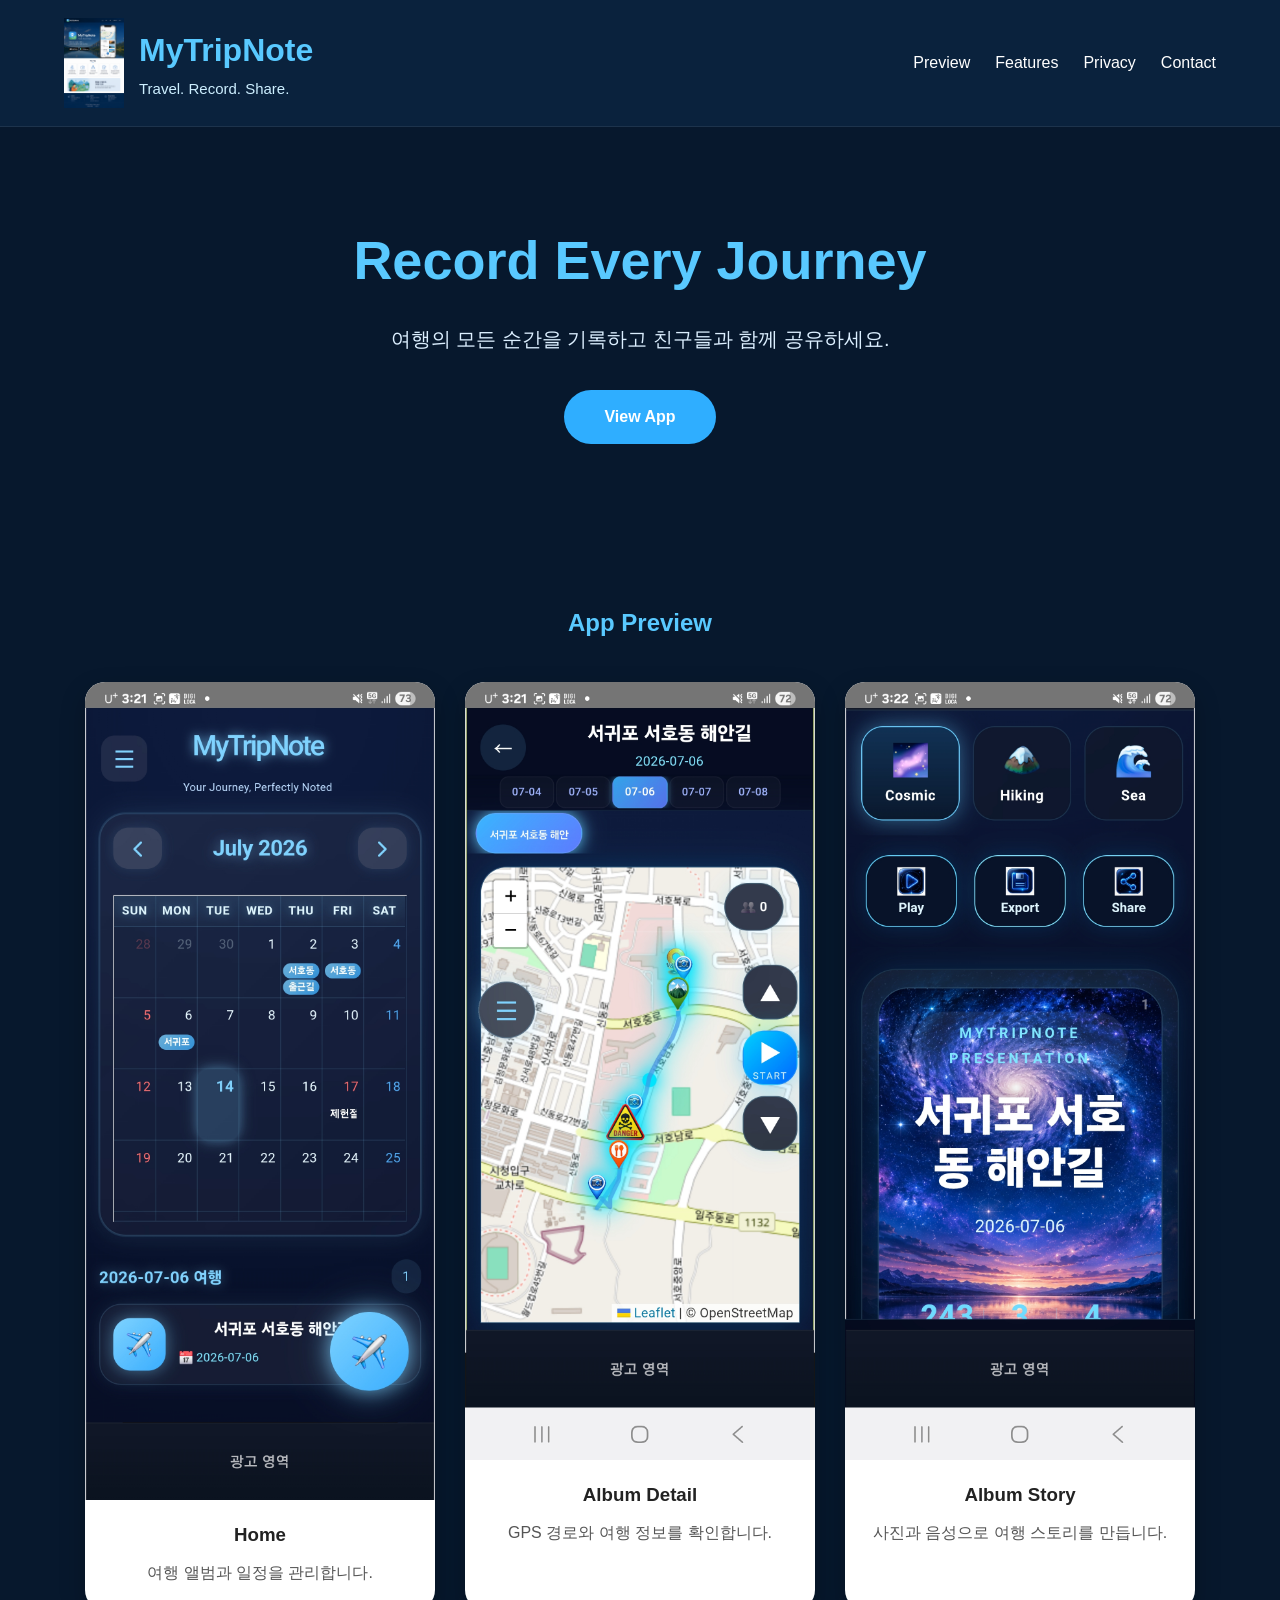
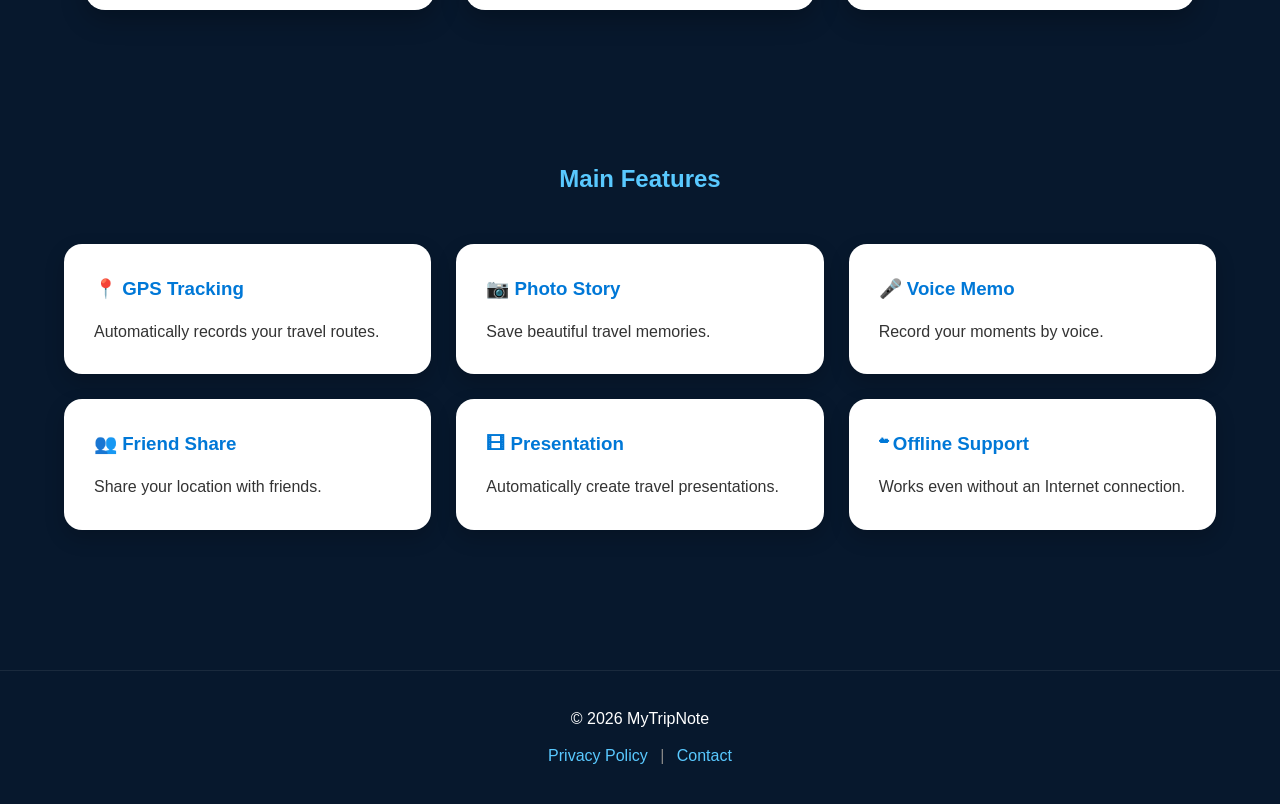
<file: index.html>
﻿<!DOCTYPE html>
<html lang="ko">

<head>

    <meta charset="UTF-8">

    <meta
        name="viewport"
        content="width=device-width, initial-scale=1.0"
    >

    <title>MyTripNote</title>

    <link
        rel="stylesheet"
        href="style.css"
    >

</head>

<body>

<header>

    <div class="container">

        <div class="logo-area">

            <img
                src="images/logo.png"
                alt="MyTripNote Logo"
                class="logo"
            >

            <div>

                <h1>MyTripNote</h1>

                <p class="subtitle">

                    Travel. Record. Share.

                </p>

            </div>

        </div>

        <nav>

            <a href="#preview">Preview</a>

            <a href="#features">Features</a>

            <a href="privacy.html">Privacy</a>

            <a href="contact.html">Contact</a>

        </nav>

    </div>

</header>

<section class="hero">

    <div class="container">

        <h2>

            Record Every Journey

        </h2>

        <p>

            여행의 모든 순간을 기록하고
            친구들과 함께 공유하세요.

        </p>

        <a
            href="#preview"
            class="button"
        >

            View App

        </a>

    </div>

</section>

<section
    id="preview"
    class="preview"
>

    <div class="container">

        <h2>

            App Preview

        </h2>

        <div class="cards">

            <div class="card">

                <img
                    src="images/HomeView.png"
                    alt="HomeView"
                >

                <h3>

                    Home

                </h3>

                <p>

                    여행 앨범과 일정을 관리합니다.

                </p>

            </div>

            <div class="card">

                <img
                    src="images/AlbumDetailView01.png"
                    alt="AlbumDetailView"
                >
   
                <h3>

                    Album Detail

                </h3>

                <p>

                    GPS 경로와 여행 정보를 확인합니다.

                </p>

            </div>

            <div class="card">

                <img
                    src="images/AlbumStoryView.png"
                    alt="AlbumStoryView"
                >

                <h3>

                    Album Story

                </h3>

                <p>

                    사진과 음성으로 여행 스토리를 만듭니다.

                </p>

            </div>

        </div>

    </div>

</section>

<section
    id="features"
    class="features"
>

    <div class="container">

        <h2>

            Main Features

        </h2>

        <div class="feature-grid">

            <div class="feature">

                <h3>

                    📍 GPS Tracking

                </h3>

                <p>

                    Automatically records your travel routes.

                </p>

            </div>

            <div class="feature">

                <h3>

                    📷 Photo Story

                </h3>

                <p>

                    Save beautiful travel memories.

                </p>

            </div>

            <div class="feature">

                <h3>

                    🎤 Voice Memo

                </h3>

                <p>

                    Record your moments by voice.

                </p>

            </div>

            <div class="feature">

                <h3>

                    👥 Friend Share

                </h3>

                <p>

                    Share your location with friends.

                </p>

            </div>

            <div class="feature">

                <h3>

                    🎞 Presentation

                </h3>

                <p>

                    Automatically create travel presentations.

                </p>

            </div>

            <div class="feature">

                <h3>

                    ☁ Offline Support

                </h3>

                <p>

                    Works even without an Internet connection.

                </p>

            </div>

        </div>

    </div>

</section>

<footer>

    <div class="container">

        <p>

            © 2026 MyTripNote

        </p>

        <div class="footer-links">

            <a href="privacy.html">

                Privacy Policy

            </a>

            <span>|</span>

            <a href="contact.html">

                Contact

            </a>

        </div>

    </div>

</footer>

</body>

</html>
</file>
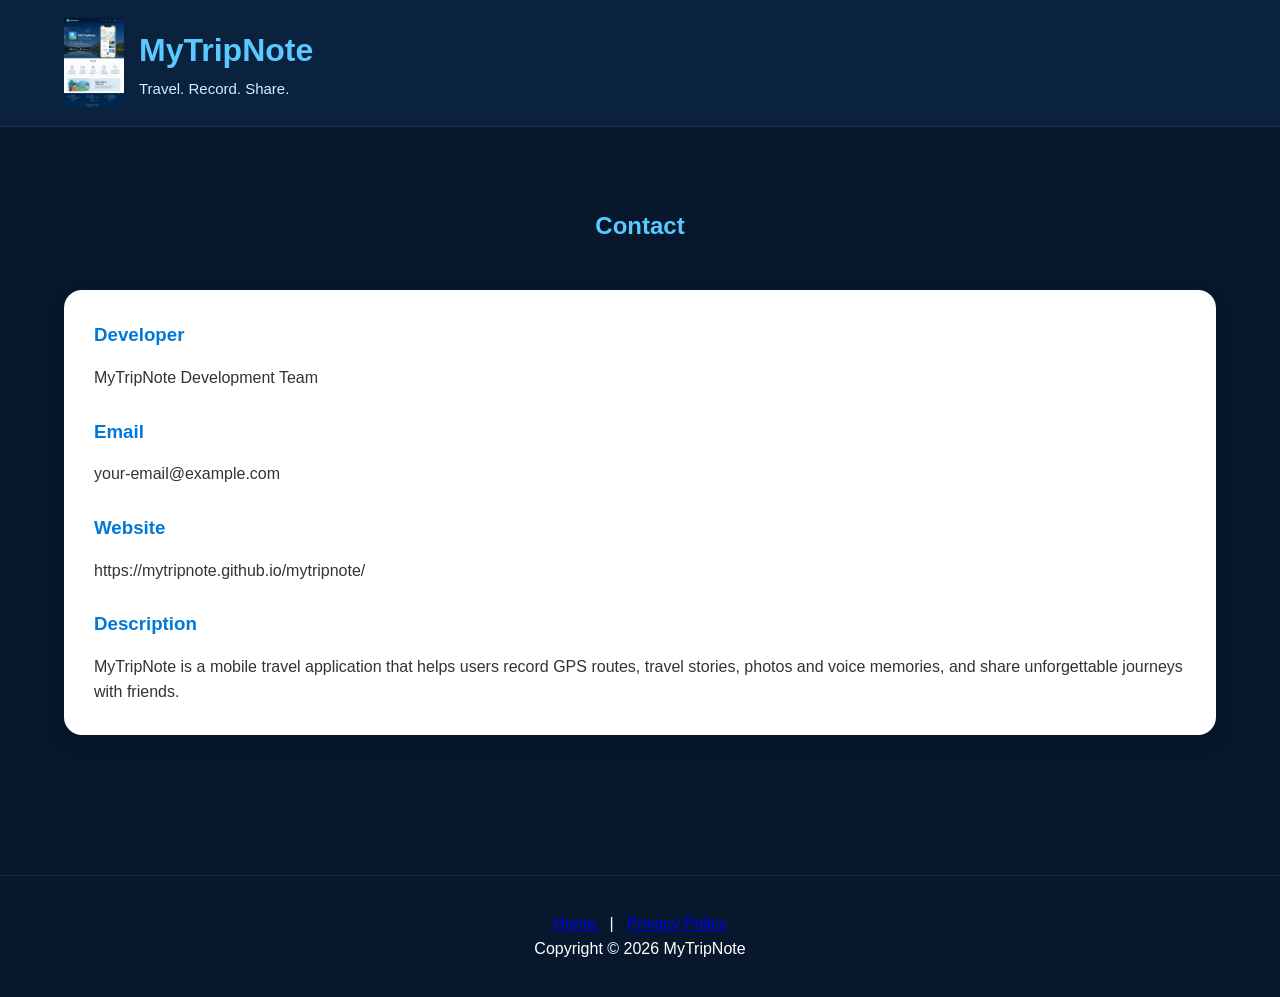
<file: contact.html>
﻿<!DOCTYPE html>
<html lang="ko">

<head>

<meta charset="UTF-8">

<meta
    name="viewport"
    content="width=device-width, initial-scale=1.0"
>

<title>Contact - MyTripNote</title>

<link
    rel="stylesheet"
    href="style.css"
>

</head>

<body>

<header>

    <div class="container">

        <div class="logo-area">

            <img
                src="images/logo.png"
                class="logo"
                alt="Logo"
            >

            <div>

                <h1>MyTripNote</h1>

                <p class="subtitle">

                    Travel. Record. Share.

                </p>

            </div>

        </div>

    </div>

</header>

<section class="features">

    <div class="container">

        <h2>

            Contact

        </h2>

        <div class="feature">

            <h3>

                Developer

            </h3>

            <p>

                MyTripNote Development Team

            </p>

            <br>

            <h3>

                Email

            </h3>

            <p>

                your-email@example.com

            </p>

            <br>

            <h3>

                Website

            </h3>

            <p>

                https://mytripnote.github.io/mytripnote/

            </p>

            <br>

            <h3>

                Description

            </h3>

            <p>

                MyTripNote is a mobile travel application
                that helps users record GPS routes,
                travel stories, photos and voice memories,
                and share unforgettable journeys with friends.

            </p>

        </div>

    </div>

</section>

<footer>

    <div class="container">

        <a href="index.html">

            Home

        </a>

        &nbsp; | &nbsp;

        <a href="privacy.html">

            Privacy Policy

        </a>

        <p>

            Copyright © 2026 MyTripNote

        </p>

    </div>

</footer>

</body>

</html>
</file>
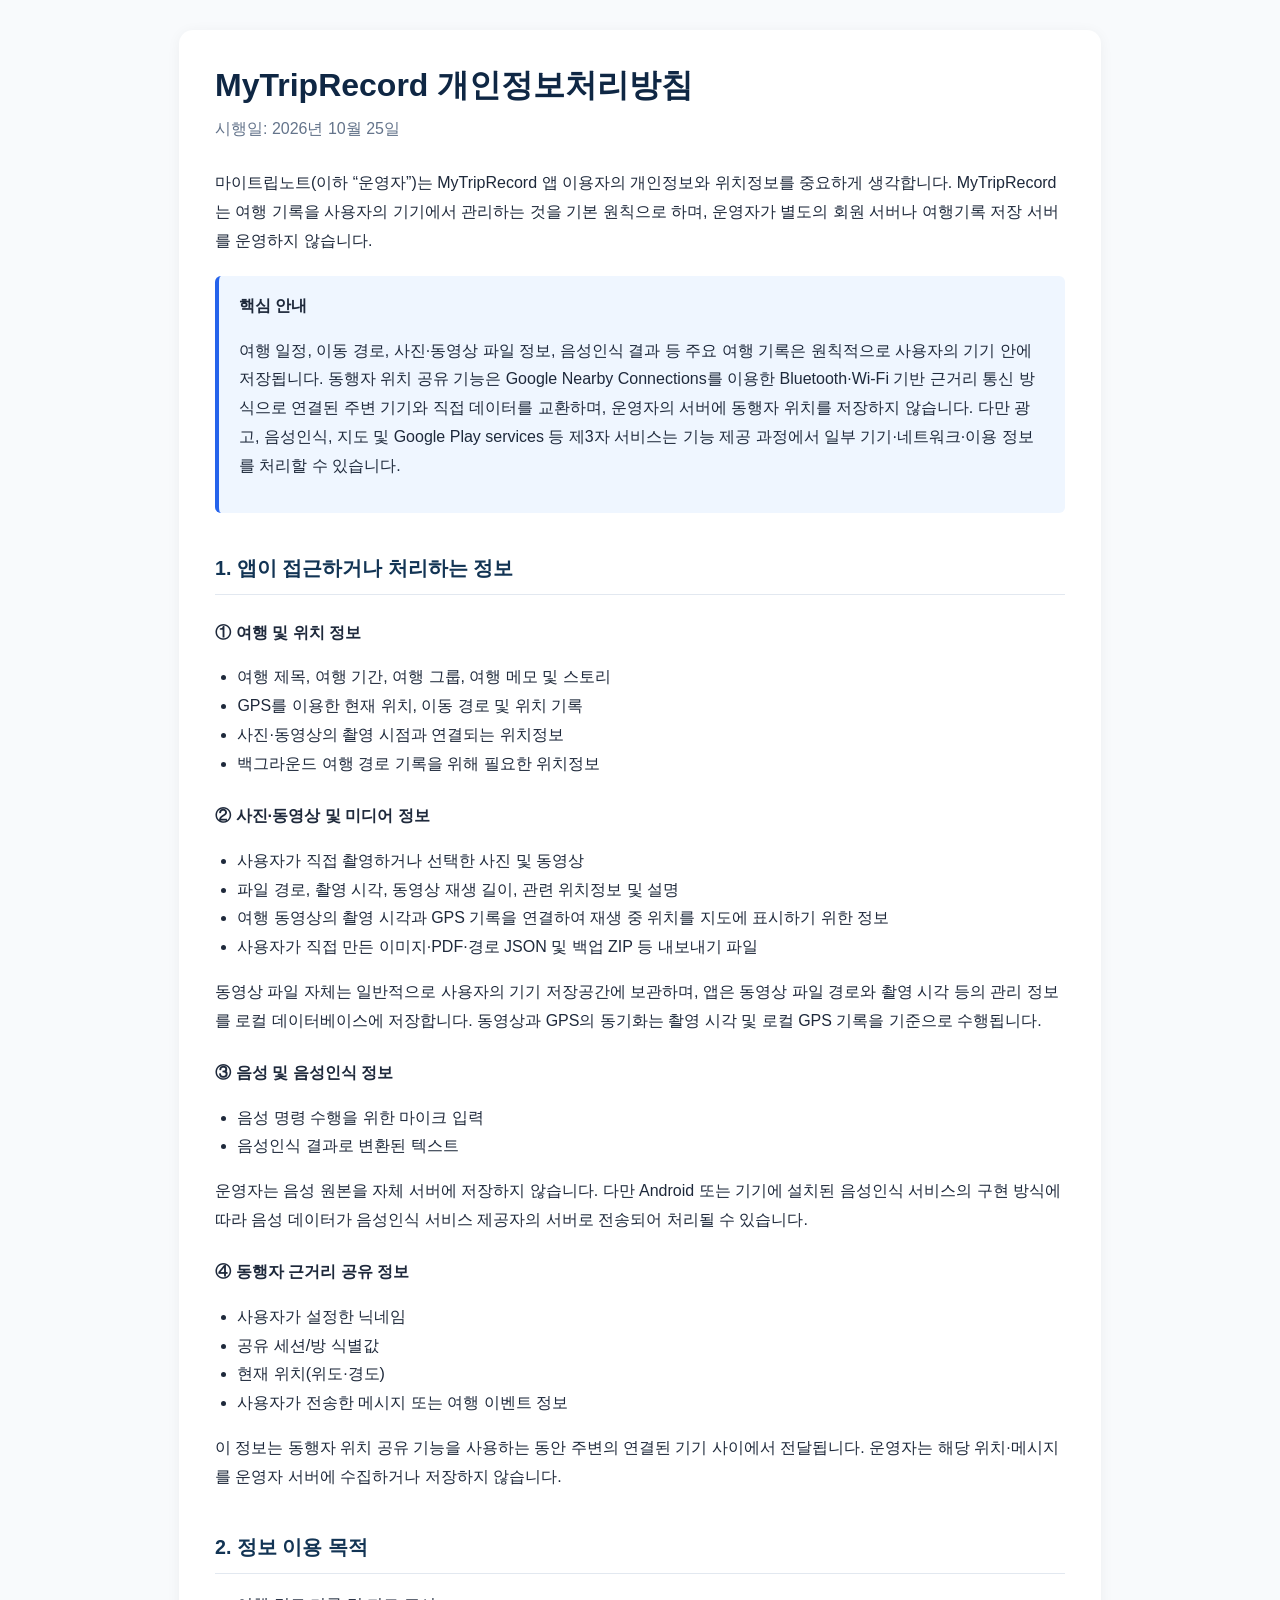
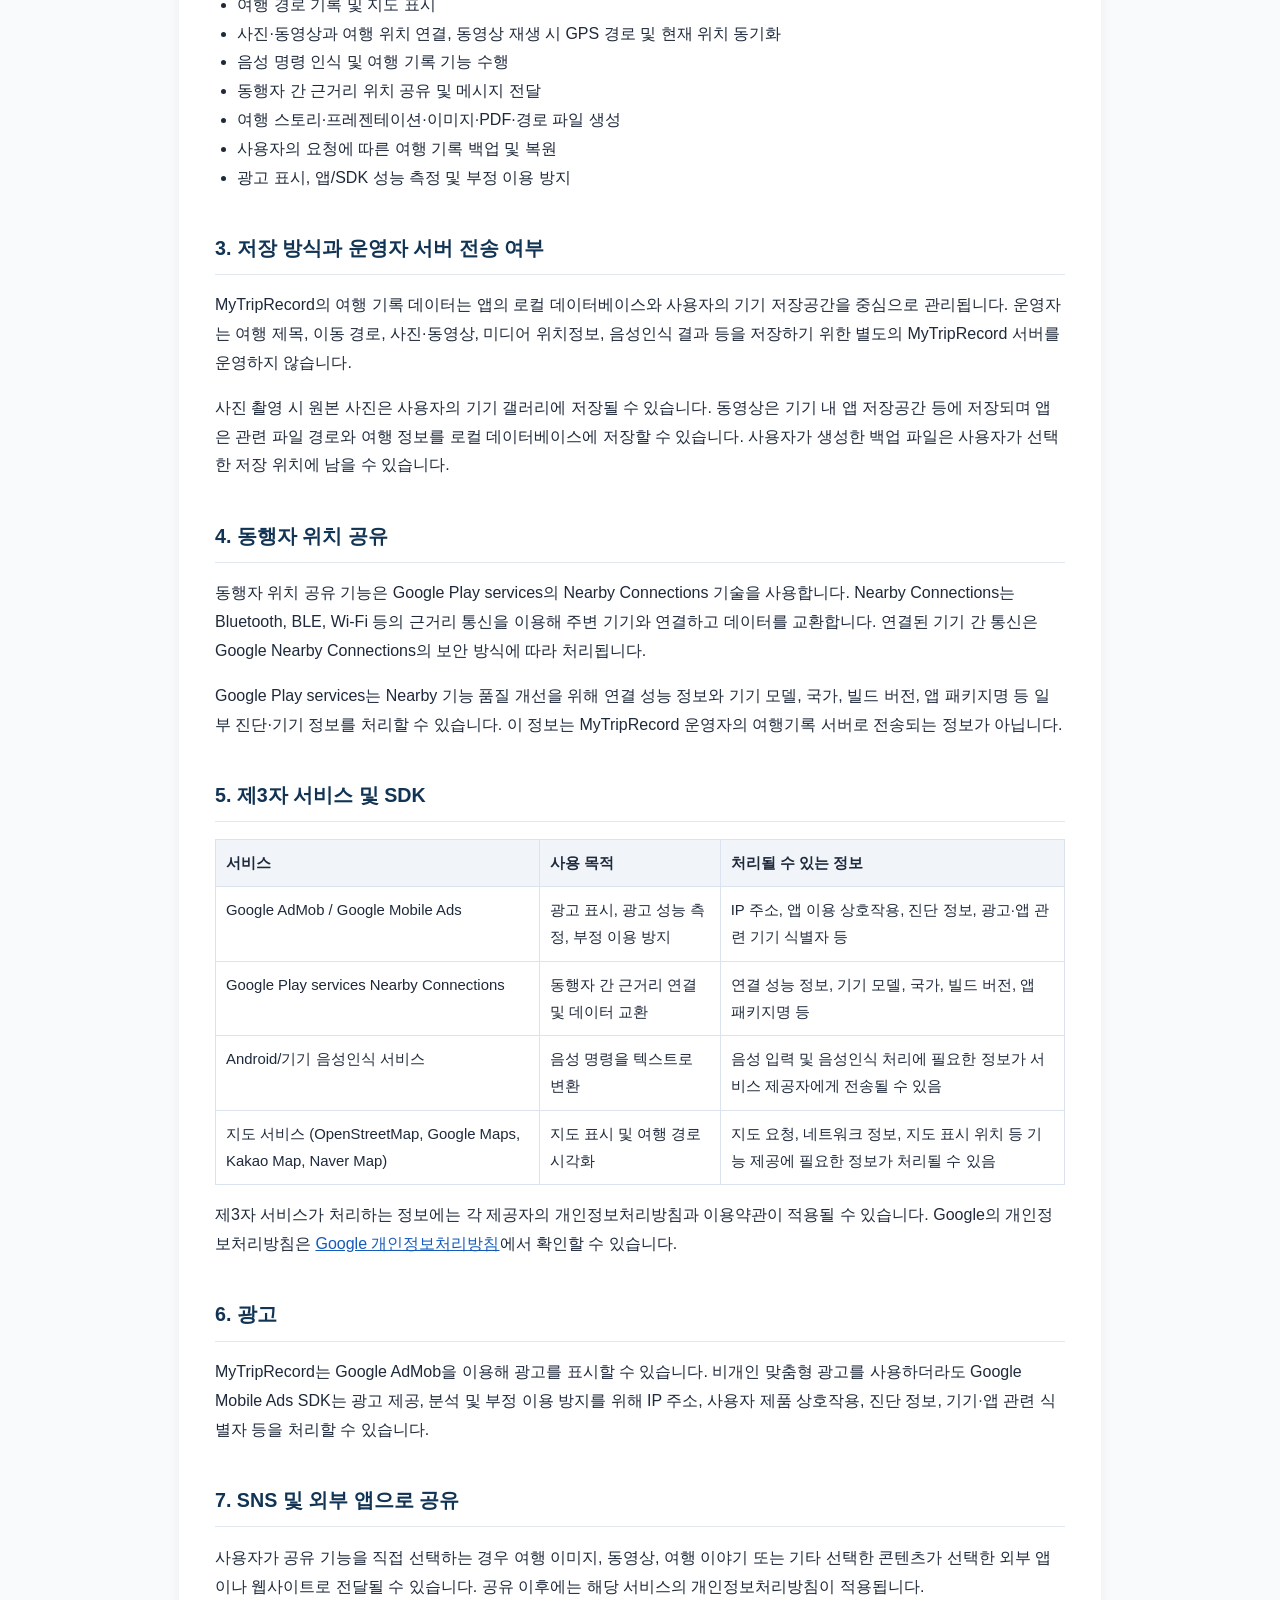
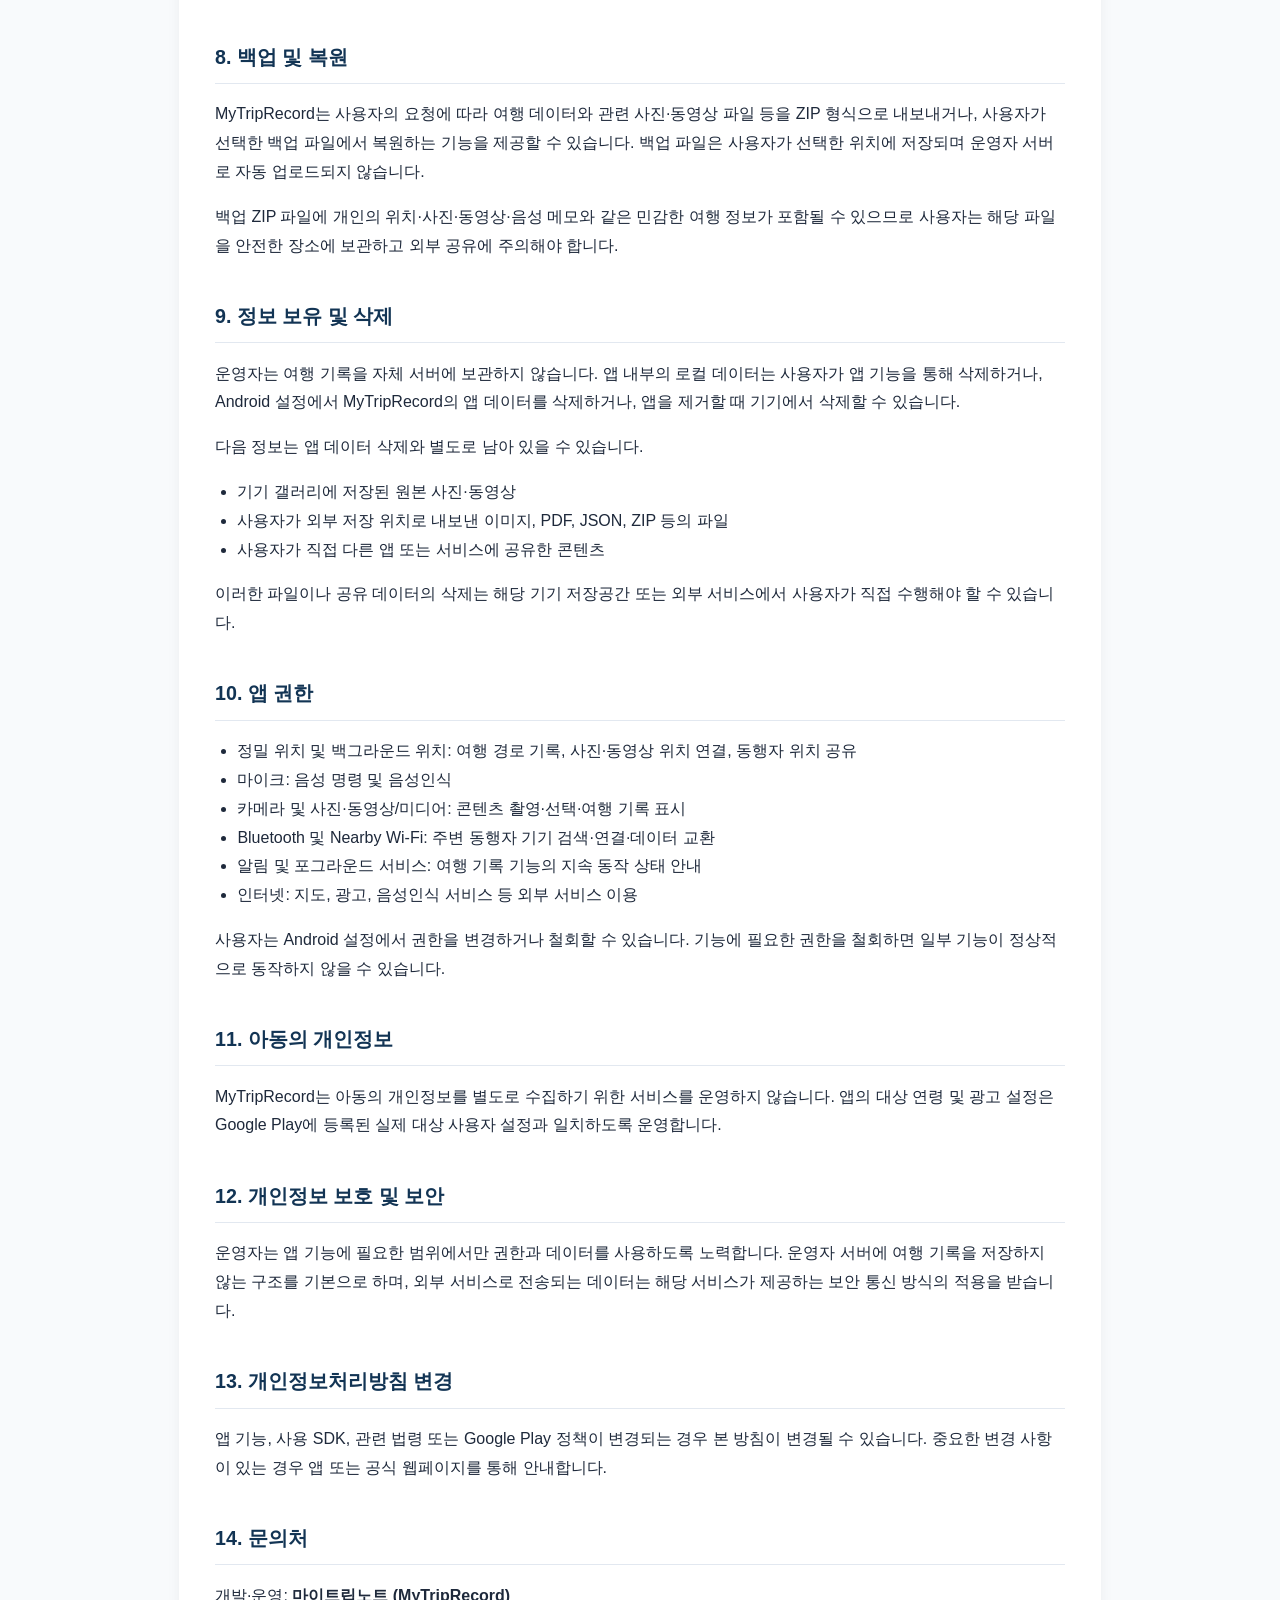
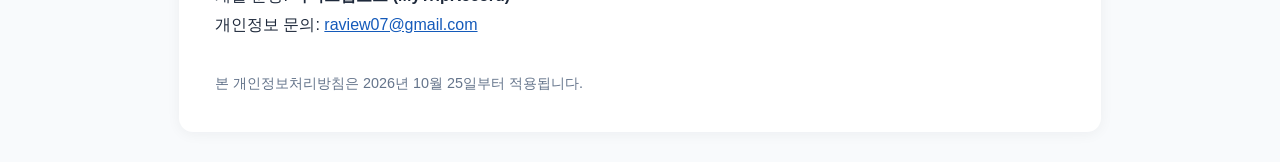
<file: mytriprecord_privacy.html>
<!DOCTYPE html>
<html lang="ko">
<head>
  <meta charset="utf-8">
  <meta name="viewport" content="width=device-width, initial-scale=1">
  <meta name="robots" content="index,follow">
  <title>MyTripRecord 개인정보처리방침</title>
  <style>
    :root { color-scheme: light; }
    body { margin: 0; font: 16px/1.8 -apple-system,BlinkMacSystemFont,"Noto Sans KR","Malgun Gothic",sans-serif; color:#1e293b; background:#f8fafc; }
    main { max-width: 850px; margin: 30px auto; padding: 35px 36px; background:white; border-radius:14px; box-shadow:0 2px 14px #0f172a0d; }
    h1 { font-size: 2rem; line-height:1.3; color:#0f2744; margin:0 0 8px; }
    h2 { font-size:1.23rem; margin-top:2.4rem; padding-bottom:8px; border-bottom:1px solid #e2e8f0; color:#123454; }
    h3 { font-size:1.03rem; margin:1.4rem 0 .3rem; }
    p,li { overflow-wrap:anywhere; }
    ul { padding-left:1.4rem; }
    .date { color:#64748b; margin:0 0 26px; }
    .summary { background:#eff6ff; border-left:4px solid #2563eb; padding:16px 20px; margin:20px 0; border-radius:6px; }
    table { width:100%; border-collapse:collapse; font-size: .93rem; }
    th,td { text-align:left; vertical-align:top; border:1px solid #dbe4ee; padding:10px; }
    th { background:#f1f5f9; }
    a { color:#145aba; }
    footer { margin-top:32px; color:#64748b; font-size:.9rem; }
    @media(max-width:650px) { main {margin:0; padding:20px 16px; border-radius:0;} h1{font-size:1.65rem;} table{display:block;overflow-x:auto;} }
  </style>
</head>
<body>
<main>
  <h1>MyTripRecord 개인정보처리방침</h1>
  <p class="date">시행일: 2026년 10월 25일</p>
  <p>마이트립노트(이하 “운영자”)는 MyTripRecord 앱 이용자의 개인정보와 위치정보를 중요하게 생각합니다. MyTripRecord는 여행 기록을 사용자의 기기에서 관리하는 것을 기본 원칙으로 하며, 운영자가 별도의 회원 서버나 여행기록 저장 서버를 운영하지 않습니다.</p>
  <div class="summary"><strong>핵심 안내</strong><p>여행 일정, 이동 경로, 사진·동영상 파일 정보, 음성인식 결과 등 주요 여행 기록은 원칙적으로 사용자의 기기 안에 저장됩니다. 동행자 위치 공유 기능은 Google Nearby Connections를 이용한 Bluetooth·Wi-Fi 기반 근거리 통신 방식으로 연결된 주변 기기와 직접 데이터를 교환하며, 운영자의 서버에 동행자 위치를 저장하지 않습니다. 다만 광고, 음성인식, 지도 및 Google Play services 등 제3자 서비스는 기능 제공 과정에서 일부 기기·네트워크·이용 정보를 처리할 수 있습니다.</p></div>
  <h2>1. 앱이 접근하거나 처리하는 정보</h2>
  <h3>① 여행 및 위치 정보</h3>
  <ul><li>여행 제목, 여행 기간, 여행 그룹, 여행 메모 및 스토리</li><li>GPS를 이용한 현재 위치, 이동 경로 및 위치 기록</li><li>사진·동영상의 촬영 시점과 연결되는 위치정보</li><li>백그라운드 여행 경로 기록을 위해 필요한 위치정보</li></ul>
  <h3>② 사진·동영상 및 미디어 정보</h3>
  <ul><li>사용자가 직접 촬영하거나 선택한 사진 및 동영상</li><li>파일 경로, 촬영 시각, 동영상 재생 길이, 관련 위치정보 및 설명</li><li>여행 동영상의 촬영 시각과 GPS 기록을 연결하여 재생 중 위치를 지도에 표시하기 위한 정보</li><li>사용자가 직접 만든 이미지·PDF·경로 JSON 및 백업 ZIP 등 내보내기 파일</li></ul>
  <p>동영상 파일 자체는 일반적으로 사용자의 기기 저장공간에 보관하며, 앱은 동영상 파일 경로와 촬영 시각 등의 관리 정보를 로컬 데이터베이스에 저장합니다. 동영상과 GPS의 동기화는 촬영 시각 및 로컬 GPS 기록을 기준으로 수행됩니다.</p>
  <h3>③ 음성 및 음성인식 정보</h3>
  <ul><li>음성 명령 수행을 위한 마이크 입력</li><li>음성인식 결과로 변환된 텍스트</li></ul>
  <p>운영자는 음성 원본을 자체 서버에 저장하지 않습니다. 다만 Android 또는 기기에 설치된 음성인식 서비스의 구현 방식에 따라 음성 데이터가 음성인식 서비스 제공자의 서버로 전송되어 처리될 수 있습니다.</p>
  <h3>④ 동행자 근거리 공유 정보</h3>
  <ul><li>사용자가 설정한 닉네임</li><li>공유 세션/방 식별값</li><li>현재 위치(위도·경도)</li><li>사용자가 전송한 메시지 또는 여행 이벤트 정보</li></ul>
  <p>이 정보는 동행자 위치 공유 기능을 사용하는 동안 주변의 연결된 기기 사이에서 전달됩니다. 운영자는 해당 위치·메시지를 운영자 서버에 수집하거나 저장하지 않습니다.</p>
  <h2>2. 정보 이용 목적</h2>
  <ul><li>여행 경로 기록 및 지도 표시</li><li>사진·동영상과 여행 위치 연결, 동영상 재생 시 GPS 경로 및 현재 위치 동기화</li><li>음성 명령 인식 및 여행 기록 기능 수행</li><li>동행자 간 근거리 위치 공유 및 메시지 전달</li><li>여행 스토리·프레젠테이션·이미지·PDF·경로 파일 생성</li><li>사용자의 요청에 따른 여행 기록 백업 및 복원</li><li>광고 표시, 앱/SDK 성능 측정 및 부정 이용 방지</li></ul>
  <h2>3. 저장 방식과 운영자 서버 전송 여부</h2>
  <p>MyTripRecord의 여행 기록 데이터는 앱의 로컬 데이터베이스와 사용자의 기기 저장공간을 중심으로 관리됩니다. 운영자는 여행 제목, 이동 경로, 사진·동영상, 미디어 위치정보, 음성인식 결과 등을 저장하기 위한 별도의 MyTripRecord 서버를 운영하지 않습니다.</p>
  <p>사진 촬영 시 원본 사진은 사용자의 기기 갤러리에 저장될 수 있습니다. 동영상은 기기 내 앱 저장공간 등에 저장되며 앱은 관련 파일 경로와 여행 정보를 로컬 데이터베이스에 저장할 수 있습니다. 사용자가 생성한 백업 파일은 사용자가 선택한 저장 위치에 남을 수 있습니다.</p>
  <h2>4. 동행자 위치 공유</h2>
  <p>동행자 위치 공유 기능은 Google Play services의 Nearby Connections 기술을 사용합니다. Nearby Connections는 Bluetooth, BLE, Wi-Fi 등의 근거리 통신을 이용해 주변 기기와 연결하고 데이터를 교환합니다. 연결된 기기 간 통신은 Google Nearby Connections의 보안 방식에 따라 처리됩니다.</p>
  <p>Google Play services는 Nearby 기능 품질 개선을 위해 연결 성능 정보와 기기 모델, 국가, 빌드 버전, 앱 패키지명 등 일부 진단·기기 정보를 처리할 수 있습니다. 이 정보는 MyTripRecord 운영자의 여행기록 서버로 전송되는 정보가 아닙니다.</p>
  <h2>5. 제3자 서비스 및 SDK</h2>
  <table><thead><tr><th>서비스</th><th>사용 목적</th><th>처리될 수 있는 정보</th></tr></thead><tbody>
    <tr><td>Google AdMob / Google Mobile Ads</td><td>광고 표시, 광고 성능 측정, 부정 이용 방지</td><td>IP 주소, 앱 이용 상호작용, 진단 정보, 광고·앱 관련 기기 식별자 등</td></tr>
    <tr><td>Google Play services Nearby Connections</td><td>동행자 간 근거리 연결 및 데이터 교환</td><td>연결 성능 정보, 기기 모델, 국가, 빌드 버전, 앱 패키지명 등</td></tr>
    <tr><td>Android/기기 음성인식 서비스</td><td>음성 명령을 텍스트로 변환</td><td>음성 입력 및 음성인식 처리에 필요한 정보가 서비스 제공자에게 전송될 수 있음</td></tr>
    <tr><td>지도 서비스 (OpenStreetMap, Google Maps, Kakao Map, Naver Map)</td><td>지도 표시 및 여행 경로 시각화</td><td>지도 요청, 네트워크 정보, 지도 표시 위치 등 기능 제공에 필요한 정보가 처리될 수 있음</td></tr>
  </tbody></table>
  <p>제3자 서비스가 처리하는 정보에는 각 제공자의 개인정보처리방침과 이용약관이 적용될 수 있습니다. Google의 개인정보처리방침은 <a href="https://policies.google.com/privacy">Google 개인정보처리방침</a>에서 확인할 수 있습니다.</p>
  <h2>6. 광고</h2>
  <p>MyTripRecord는 Google AdMob을 이용해 광고를 표시할 수 있습니다. 비개인 맞춤형 광고를 사용하더라도 Google Mobile Ads SDK는 광고 제공, 분석 및 부정 이용 방지를 위해 IP 주소, 사용자 제품 상호작용, 진단 정보, 기기·앱 관련 식별자 등을 처리할 수 있습니다.</p>
  <h2>7. SNS 및 외부 앱으로 공유</h2>
  <p>사용자가 공유 기능을 직접 선택하는 경우 여행 이미지, 동영상, 여행 이야기 또는 기타 선택한 콘텐츠가 선택한 외부 앱이나 웹사이트로 전달될 수 있습니다. 공유 이후에는 해당 서비스의 개인정보처리방침이 적용됩니다.</p>
  <h2>8. 백업 및 복원</h2>
  <p>MyTripRecord는 사용자의 요청에 따라 여행 데이터와 관련 사진·동영상 파일 등을 ZIP 형식으로 내보내거나, 사용자가 선택한 백업 파일에서 복원하는 기능을 제공할 수 있습니다. 백업 파일은 사용자가 선택한 위치에 저장되며 운영자 서버로 자동 업로드되지 않습니다.</p>
  <p>백업 ZIP 파일에 개인의 위치·사진·동영상·음성 메모와 같은 민감한 여행 정보가 포함될 수 있으므로 사용자는 해당 파일을 안전한 장소에 보관하고 외부 공유에 주의해야 합니다.</p>
  <h2>9. 정보 보유 및 삭제</h2>
  <p>운영자는 여행 기록을 자체 서버에 보관하지 않습니다. 앱 내부의 로컬 데이터는 사용자가 앱 기능을 통해 삭제하거나, Android 설정에서 MyTripRecord의 앱 데이터를 삭제하거나, 앱을 제거할 때 기기에서 삭제할 수 있습니다.</p>
  <p>다음 정보는 앱 데이터 삭제와 별도로 남아 있을 수 있습니다.</p>
  <ul><li>기기 갤러리에 저장된 원본 사진·동영상</li><li>사용자가 외부 저장 위치로 내보낸 이미지, PDF, JSON, ZIP 등의 파일</li><li>사용자가 직접 다른 앱 또는 서비스에 공유한 콘텐츠</li></ul>
  <p>이러한 파일이나 공유 데이터의 삭제는 해당 기기 저장공간 또는 외부 서비스에서 사용자가 직접 수행해야 할 수 있습니다.</p>
  <h2>10. 앱 권한</h2>
  <ul><li>정밀 위치 및 백그라운드 위치: 여행 경로 기록, 사진·동영상 위치 연결, 동행자 위치 공유</li><li>마이크: 음성 명령 및 음성인식</li><li>카메라 및 사진·동영상/미디어: 콘텐츠 촬영·선택·여행 기록 표시</li><li>Bluetooth 및 Nearby Wi-Fi: 주변 동행자 기기 검색·연결·데이터 교환</li><li>알림 및 포그라운드 서비스: 여행 기록 기능의 지속 동작 상태 안내</li><li>인터넷: 지도, 광고, 음성인식 서비스 등 외부 서비스 이용</li></ul>
  <p>사용자는 Android 설정에서 권한을 변경하거나 철회할 수 있습니다. 기능에 필요한 권한을 철회하면 일부 기능이 정상적으로 동작하지 않을 수 있습니다.</p>
  <h2>11. 아동의 개인정보</h2>
  <p>MyTripRecord는 아동의 개인정보를 별도로 수집하기 위한 서비스를 운영하지 않습니다. 앱의 대상 연령 및 광고 설정은 Google Play에 등록된 실제 대상 사용자 설정과 일치하도록 운영합니다.</p>
  <h2>12. 개인정보 보호 및 보안</h2>
  <p>운영자는 앱 기능에 필요한 범위에서만 권한과 데이터를 사용하도록 노력합니다. 운영자 서버에 여행 기록을 저장하지 않는 구조를 기본으로 하며, 외부 서비스로 전송되는 데이터는 해당 서비스가 제공하는 보안 통신 방식의 적용을 받습니다.</p>
  <h2>13. 개인정보처리방침 변경</h2>
  <p>앱 기능, 사용 SDK, 관련 법령 또는 Google Play 정책이 변경되는 경우 본 방침이 변경될 수 있습니다. 중요한 변경 사항이 있는 경우 앱 또는 공식 웹페이지를 통해 안내합니다.</p>
  <h2>14. 문의처</h2>
  <p>개발·운영: <strong>마이트립노트 (MyTripRecord)</strong><br>개인정보 문의: <a href="mailto:raview07@gmail.com">raview07@gmail.com</a></p>
  <footer>본 개인정보처리방침은 2026년 10월 25일부터 적용됩니다.</footer>
</main>
</body>
</html>
</file>
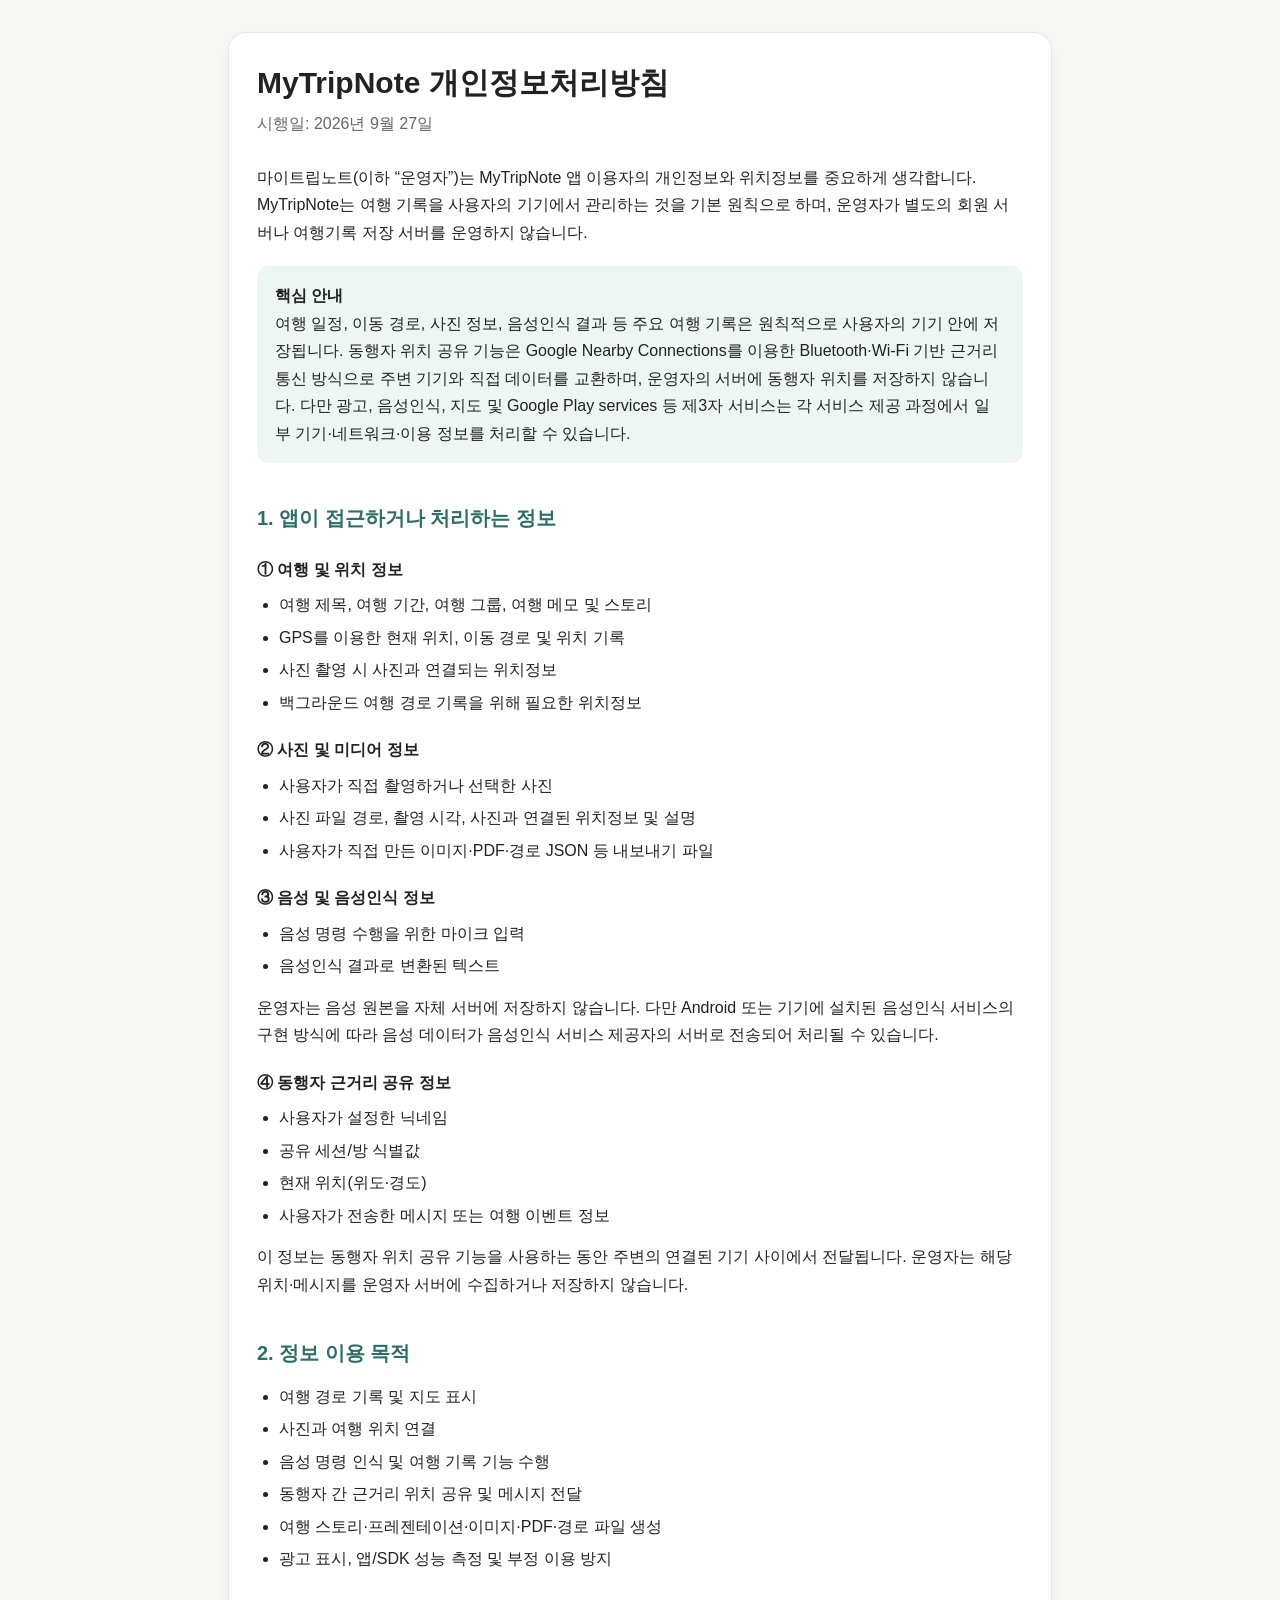
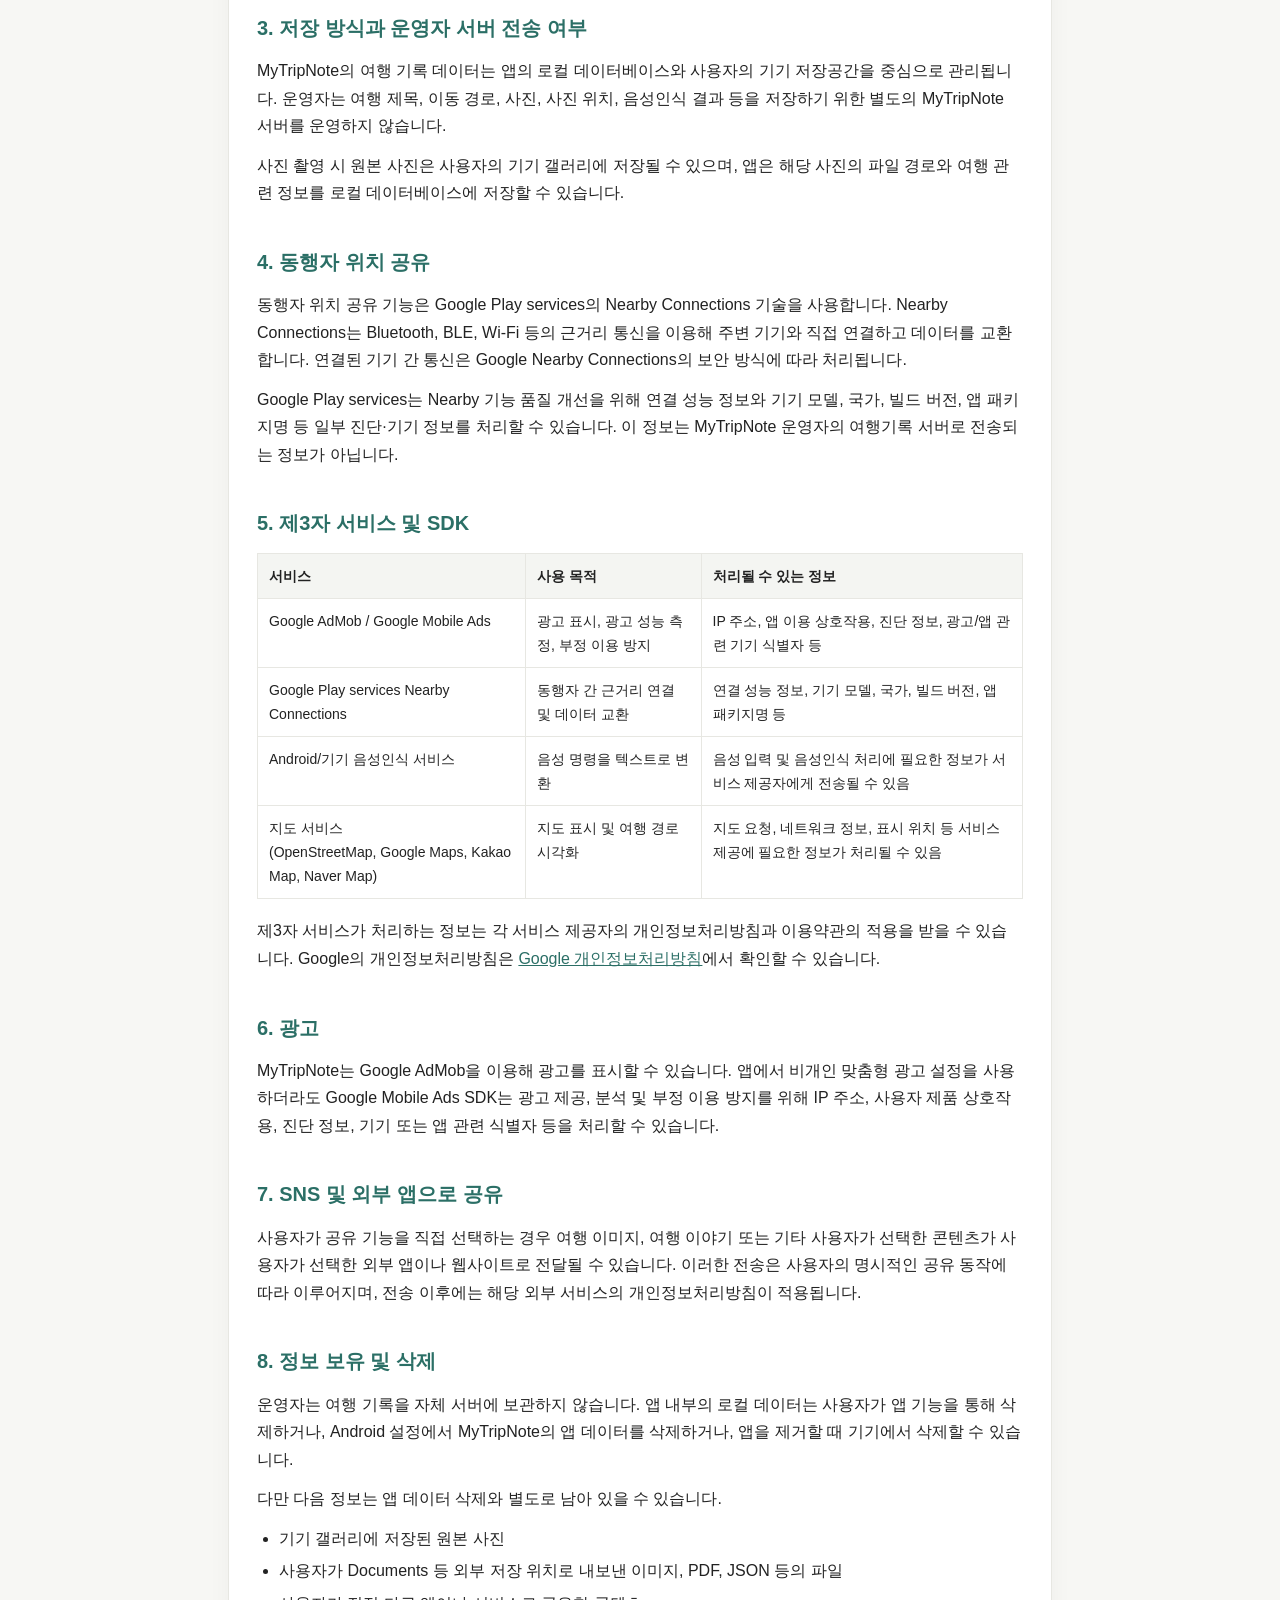
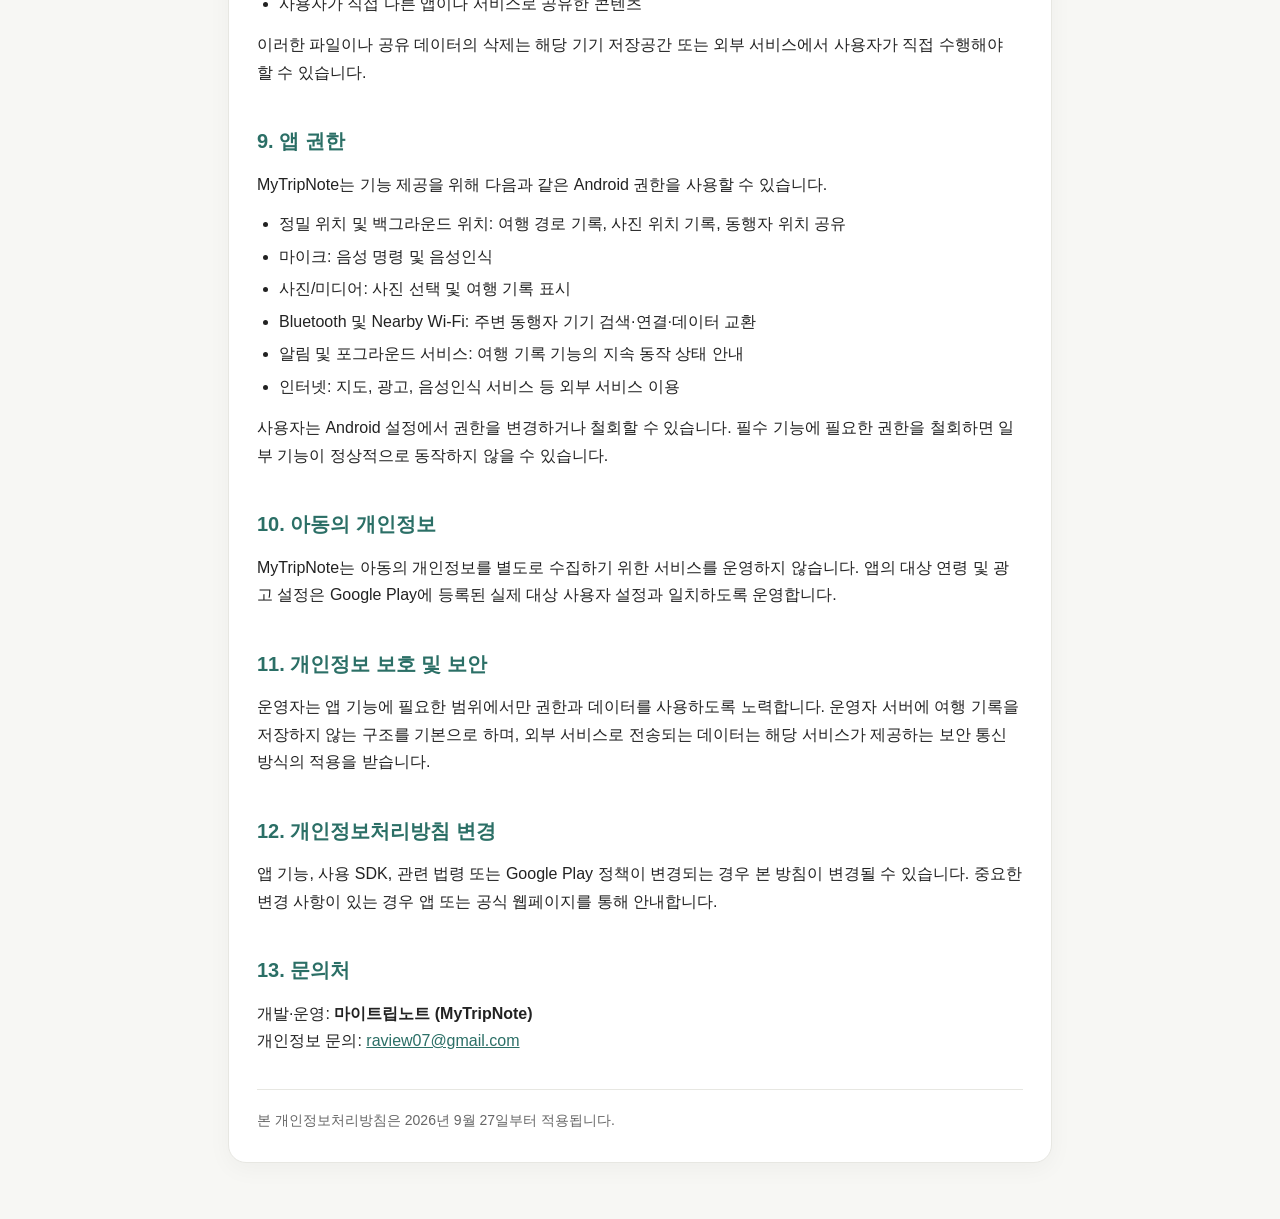
<file: privacy.html>
<!doctype html>
<html lang="ko">
<head>
  <meta charset="utf-8" />
  <meta name="viewport" content="width=device-width, initial-scale=1" />
  <meta name="color-scheme" content="light" />
  <title>MyTripNote 개인정보처리방침</title>
  <style>
    :root {
      --bg: #f7f7f4;
      --card: #ffffff;
      --text: #222222;
      --muted: #666666;
      --line: #e7e7e2;
      --accent: #2b6f66;
      --soft: #eef6f4;
    }
    * { box-sizing: border-box; }
    body {
      margin: 0;
      background: var(--bg);
      color: var(--text);
      font-family: -apple-system, BlinkMacSystemFont, "Segoe UI", "Noto Sans KR",
                   "Apple SD Gothic Neo", Arial, sans-serif;
      line-height: 1.72;
    }
    main {
      max-width: 860px;
      margin: 0 auto;
      padding: 32px 18px 56px;
    }
    .card {
      background: var(--card);
      border: 1px solid var(--line);
      border-radius: 18px;
      padding: 30px 28px;
      box-shadow: 0 6px 24px rgba(0,0,0,.04);
    }
    h1 {
      margin: 0 0 8px;
      font-size: 30px;
      line-height: 1.3;
    }
    .subtitle {
      color: var(--muted);
      margin-bottom: 26px;
    }
    h2 {
      margin: 34px 0 12px;
      padding-top: 4px;
      font-size: 20px;
      color: var(--accent);
    }
    h3 {
      margin: 20px 0 8px;
      font-size: 16px;
    }
    p { margin: 8px 0 12px; }
    ul { margin: 8px 0 14px; padding-left: 22px; }
    li { margin: 5px 0; }
    .notice {
      background: var(--soft);
      border-radius: 12px;
      padding: 16px 18px;
      margin: 20px 0;
    }
    table {
      width: 100%;
      border-collapse: collapse;
      margin: 12px 0 18px;
      font-size: 14px;
    }
    th, td {
      border: 1px solid var(--line);
      padding: 10px 11px;
      text-align: left;
      vertical-align: top;
    }
    th { background: #f4f5f2; }
    a { color: var(--accent); }
    .footer {
      margin-top: 34px;
      padding-top: 18px;
      border-top: 1px solid var(--line);
      color: var(--muted);
      font-size: 14px;
    }
    @media (max-width: 600px) {
      main { padding: 16px 10px 36px; }
      .card { padding: 22px 18px; border-radius: 14px; }
      h1 { font-size: 25px; }
      table { font-size: 13px; }
    }
  </style>
</head>
<body>
<main>
  <article class="card">
    <h1>MyTripNote 개인정보처리방침</h1>
    <div class="subtitle">시행일: 2026년 9월 27일</div>

    <p>
      마이트립노트(이하 “운영자”)는 MyTripNote 앱 이용자의 개인정보와 위치정보를 중요하게 생각합니다.
      MyTripNote는 여행 기록을 사용자의 기기에서 관리하는 것을 기본 원칙으로 하며,
      운영자가 별도의 회원 서버나 여행기록 저장 서버를 운영하지 않습니다.
    </p>

    <div class="notice">
      <strong>핵심 안내</strong><br />
      여행 일정, 이동 경로, 사진 정보, 음성인식 결과 등 주요 여행 기록은 원칙적으로 사용자의 기기 안에 저장됩니다.
      동행자 위치 공유 기능은 Google Nearby Connections를 이용한 Bluetooth·Wi‑Fi 기반 근거리 통신 방식으로
      주변 기기와 직접 데이터를 교환하며, 운영자의 서버에 동행자 위치를 저장하지 않습니다.
      다만 광고, 음성인식, 지도 및 Google Play services 등 제3자 서비스는 각 서비스 제공 과정에서
      일부 기기·네트워크·이용 정보를 처리할 수 있습니다.
    </div>

    <h2>1. 앱이 접근하거나 처리하는 정보</h2>

    <h3>① 여행 및 위치 정보</h3>
    <ul>
      <li>여행 제목, 여행 기간, 여행 그룹, 여행 메모 및 스토리</li>
      <li>GPS를 이용한 현재 위치, 이동 경로 및 위치 기록</li>
      <li>사진 촬영 시 사진과 연결되는 위치정보</li>
      <li>백그라운드 여행 경로 기록을 위해 필요한 위치정보</li>
    </ul>

    <h3>② 사진 및 미디어 정보</h3>
    <ul>
      <li>사용자가 직접 촬영하거나 선택한 사진</li>
      <li>사진 파일 경로, 촬영 시각, 사진과 연결된 위치정보 및 설명</li>
      <li>사용자가 직접 만든 이미지·PDF·경로 JSON 등 내보내기 파일</li>
    </ul>

    <h3>③ 음성 및 음성인식 정보</h3>
    <ul>
      <li>음성 명령 수행을 위한 마이크 입력</li>
      <li>음성인식 결과로 변환된 텍스트</li>
    </ul>
    <p>
      운영자는 음성 원본을 자체 서버에 저장하지 않습니다.
      다만 Android 또는 기기에 설치된 음성인식 서비스의 구현 방식에 따라 음성 데이터가
      음성인식 서비스 제공자의 서버로 전송되어 처리될 수 있습니다.
    </p>

    <h3>④ 동행자 근거리 공유 정보</h3>
    <ul>
      <li>사용자가 설정한 닉네임</li>
      <li>공유 세션/방 식별값</li>
      <li>현재 위치(위도·경도)</li>
      <li>사용자가 전송한 메시지 또는 여행 이벤트 정보</li>
    </ul>
    <p>
      이 정보는 동행자 위치 공유 기능을 사용하는 동안 주변의 연결된 기기 사이에서 전달됩니다.
      운영자는 해당 위치·메시지를 운영자 서버에 수집하거나 저장하지 않습니다.
    </p>

    <h2>2. 정보 이용 목적</h2>
    <ul>
      <li>여행 경로 기록 및 지도 표시</li>
      <li>사진과 여행 위치 연결</li>
      <li>음성 명령 인식 및 여행 기록 기능 수행</li>
      <li>동행자 간 근거리 위치 공유 및 메시지 전달</li>
      <li>여행 스토리·프레젠테이션·이미지·PDF·경로 파일 생성</li>
      <li>광고 표시, 앱/SDK 성능 측정 및 부정 이용 방지</li>
    </ul>

    <h2>3. 저장 방식과 운영자 서버 전송 여부</h2>
    <p>
      MyTripNote의 여행 기록 데이터는 앱의 로컬 데이터베이스와 사용자의 기기 저장공간을 중심으로 관리됩니다.
      운영자는 여행 제목, 이동 경로, 사진, 사진 위치, 음성인식 결과 등을 저장하기 위한 별도의 MyTripNote 서버를 운영하지 않습니다.
    </p>
    <p>
      사진 촬영 시 원본 사진은 사용자의 기기 갤러리에 저장될 수 있으며,
      앱은 해당 사진의 파일 경로와 여행 관련 정보를 로컬 데이터베이스에 저장할 수 있습니다.
    </p>

    <h2>4. 동행자 위치 공유</h2>
    <p>
      동행자 위치 공유 기능은 Google Play services의 Nearby Connections 기술을 사용합니다.
      Nearby Connections는 Bluetooth, BLE, Wi‑Fi 등의 근거리 통신을 이용해 주변 기기와 직접 연결하고 데이터를 교환합니다.
      연결된 기기 간 통신은 Google Nearby Connections의 보안 방식에 따라 처리됩니다.
    </p>
    <p>
      Google Play services는 Nearby 기능 품질 개선을 위해 연결 성능 정보와 기기 모델, 국가,
      빌드 버전, 앱 패키지명 등 일부 진단·기기 정보를 처리할 수 있습니다.
      이 정보는 MyTripNote 운영자의 여행기록 서버로 전송되는 정보가 아닙니다.
    </p>

    <h2>5. 제3자 서비스 및 SDK</h2>
    <table>
      <thead>
        <tr>
          <th>서비스</th>
          <th>사용 목적</th>
          <th>처리될 수 있는 정보</th>
        </tr>
      </thead>
      <tbody>
        <tr>
          <td>Google AdMob / Google Mobile Ads</td>
          <td>광고 표시, 광고 성능 측정, 부정 이용 방지</td>
          <td>IP 주소, 앱 이용 상호작용, 진단 정보, 광고/앱 관련 기기 식별자 등</td>
        </tr>
        <tr>
          <td>Google Play services Nearby Connections</td>
          <td>동행자 간 근거리 연결 및 데이터 교환</td>
          <td>연결 성능 정보, 기기 모델, 국가, 빌드 버전, 앱 패키지명 등</td>
        </tr>
        <tr>
          <td>Android/기기 음성인식 서비스</td>
          <td>음성 명령을 텍스트로 변환</td>
          <td>음성 입력 및 음성인식 처리에 필요한 정보가 서비스 제공자에게 전송될 수 있음</td>
        </tr>
        <tr>
          <td>지도 서비스<br />(OpenStreetMap, Google Maps, Kakao Map, Naver Map)</td>
          <td>지도 표시 및 여행 경로 시각화</td>
          <td>지도 요청, 네트워크 정보, 표시 위치 등 서비스 제공에 필요한 정보가 처리될 수 있음</td>
        </tr>
      </tbody>
    </table>
    <p>
      제3자 서비스가 처리하는 정보는 각 서비스 제공자의 개인정보처리방침과 이용약관의 적용을 받을 수 있습니다.
      Google의 개인정보처리방침은
      <a href="https://policies.google.com/privacy" target="_blank" rel="noopener">Google 개인정보처리방침</a>에서 확인할 수 있습니다.
    </p>

    <h2>6. 광고</h2>
    <p>
      MyTripNote는 Google AdMob을 이용해 광고를 표시할 수 있습니다.
      앱에서 비개인 맞춤형 광고 설정을 사용하더라도 Google Mobile Ads SDK는 광고 제공,
      분석 및 부정 이용 방지를 위해 IP 주소, 사용자 제품 상호작용, 진단 정보,
      기기 또는 앱 관련 식별자 등을 처리할 수 있습니다.
    </p>

    <h2>7. SNS 및 외부 앱으로 공유</h2>
    <p>
      사용자가 공유 기능을 직접 선택하는 경우 여행 이미지, 여행 이야기 또는 기타 사용자가 선택한 콘텐츠가
      사용자가 선택한 외부 앱이나 웹사이트로 전달될 수 있습니다.
      이러한 전송은 사용자의 명시적인 공유 동작에 따라 이루어지며,
      전송 이후에는 해당 외부 서비스의 개인정보처리방침이 적용됩니다.
    </p>

    <h2>8. 정보 보유 및 삭제</h2>
    <p>
      운영자는 여행 기록을 자체 서버에 보관하지 않습니다.
      앱 내부의 로컬 데이터는 사용자가 앱 기능을 통해 삭제하거나,
      Android 설정에서 MyTripNote의 앱 데이터를 삭제하거나,
      앱을 제거할 때 기기에서 삭제할 수 있습니다.
    </p>
    <p>
      다만 다음 정보는 앱 데이터 삭제와 별도로 남아 있을 수 있습니다.
    </p>
    <ul>
      <li>기기 갤러리에 저장된 원본 사진</li>
      <li>사용자가 Documents 등 외부 저장 위치로 내보낸 이미지, PDF, JSON 등의 파일</li>
      <li>사용자가 직접 다른 앱이나 서비스로 공유한 콘텐츠</li>
    </ul>
    <p>
      이러한 파일이나 공유 데이터의 삭제는 해당 기기 저장공간 또는 외부 서비스에서 사용자가 직접 수행해야 할 수 있습니다.
    </p>

    <h2>9. 앱 권한</h2>
    <p>MyTripNote는 기능 제공을 위해 다음과 같은 Android 권한을 사용할 수 있습니다.</p>
    <ul>
      <li>정밀 위치 및 백그라운드 위치: 여행 경로 기록, 사진 위치 기록, 동행자 위치 공유</li>
      <li>마이크: 음성 명령 및 음성인식</li>
      <li>사진/미디어: 사진 선택 및 여행 기록 표시</li>
      <li>Bluetooth 및 Nearby Wi‑Fi: 주변 동행자 기기 검색·연결·데이터 교환</li>
      <li>알림 및 포그라운드 서비스: 여행 기록 기능의 지속 동작 상태 안내</li>
      <li>인터넷: 지도, 광고, 음성인식 서비스 등 외부 서비스 이용</li>
    </ul>
    <p>
      사용자는 Android 설정에서 권한을 변경하거나 철회할 수 있습니다.
      필수 기능에 필요한 권한을 철회하면 일부 기능이 정상적으로 동작하지 않을 수 있습니다.
    </p>

    <h2>10. 아동의 개인정보</h2>
    <p>
      MyTripNote는 아동의 개인정보를 별도로 수집하기 위한 서비스를 운영하지 않습니다.
      앱의 대상 연령 및 광고 설정은 Google Play에 등록된 실제 대상 사용자 설정과 일치하도록 운영합니다.
    </p>

    <h2>11. 개인정보 보호 및 보안</h2>
    <p>
      운영자는 앱 기능에 필요한 범위에서만 권한과 데이터를 사용하도록 노력합니다.
      운영자 서버에 여행 기록을 저장하지 않는 구조를 기본으로 하며,
      외부 서비스로 전송되는 데이터는 해당 서비스가 제공하는 보안 통신 방식의 적용을 받습니다.
    </p>

    <h2>12. 개인정보처리방침 변경</h2>
    <p>
      앱 기능, 사용 SDK, 관련 법령 또는 Google Play 정책이 변경되는 경우 본 방침이 변경될 수 있습니다.
      중요한 변경 사항이 있는 경우 앱 또는 공식 웹페이지를 통해 안내합니다.
    </p>

    <h2>13. 문의처</h2>
    <p>
      개발·운영: <strong>마이트립노트 (MyTripNote)</strong><br />
      개인정보 문의: <a href="mailto:raview07@gmail.com">raview07@gmail.com</a>
    </p>

    <div class="footer">
      본 개인정보처리방침은 2026년 9월 27일부터 적용됩니다.
    </div>
  </article>
</main>
</body>
</html>
</file>
<file: style.css>
﻿/* ======================================
   MyTripNote Website
====================================== */

*{
    margin:0;
    padding:0;
    box-sizing:border-box;
}

html{

    scroll-behavior:smooth;

}

body{

    font-family:Arial, Helvetica, sans-serif;

    background:#07182d;

    color:white;

    line-height:1.6;

}

/* ======================================
   Common
====================================== */

.container{

    width:90%;
    max-width:1300px;

    margin:auto;

}

h1,h2,h3{

    font-weight:600;

}

img{

    display:block;

    max-width:100%;

}

/* ======================================
   Header
====================================== */

header{

    position:sticky;

    top:0;

    background:#0a223d;

    border-bottom:1px solid rgba(255,255,255,.08);

    z-index:999;

}

header .container{

    display:flex;

    justify-content:space-between;

    align-items:center;

    padding:18px 0;

}

.logo-area{

    display:flex;

    align-items:center;

    gap:15px;

}

.logo{

    width:60px;

}

.logo-area h1{

    color:#59c9ff;

    font-size:32px;

}

.subtitle{

    color:#cdefff;

    font-size:15px;

}

nav{

    display:flex;

    gap:25px;

}

nav a{

    color:white;

    text-decoration:none;

    transition:.3s;

}

nav a:hover{

    color:#59c9ff;

}

/* ======================================
   Hero
====================================== */

.hero{

    text-align:center;

    padding:90px 20px;

}

.hero h2{

    font-size:54px;

    color:#59c9ff;

    margin-bottom:20px;

}

.hero p{

    max-width:700px;

    margin:auto;

    font-size:20px;

    color:#dcefff;

}

.button{

    display:inline-block;

    margin-top:35px;

    padding:14px 40px;

    border-radius:30px;

    background:#2faeff;

    color:white;

    text-decoration:none;

    font-weight:bold;

    transition:.3s;

}

.button:hover{

    background:#0d92f0;

}

/* ======================================
   Preview
====================================== */

.preview{

    padding:70px 0;

}

.preview h2{

    text-align:center;

    margin-bottom:40px;

    color:#59c9ff;

}

.cards{

    display:flex;

    gap:30px;

    justify-content:center;

    flex-wrap:wrap;

}

.card{

    width:350px;

    background:white;

    border-radius:20px;

    overflow:hidden;

    box-shadow:0 10px 25px rgba(0,0,0,.25);

    transition:.3s;

}

.card:hover{

    transform:translateY(-8px);

}

.card img{

    width:100%;

}

.card h3{

    color:#222;

    text-align:center;

    margin:20px 0 10px;

}

.card p{

    color:#555;

    text-align:center;

    padding:0 20px 25px;

}

/* ======================================
   Features
====================================== */

.features{

    padding:80px 0;

}

.features h2{

    text-align:center;

    margin-bottom:45px;

    color:#59c9ff;

}

.feature-grid{

    display:grid;

    grid-template-columns:repeat(auto-fit,minmax(280px,1fr));

    gap:25px;

}

.feature{

    background:white;

    color:#333;

    padding:30px;

    border-radius:18px;

    box-shadow:0 8px 20px rgba(0,0,0,.2);

}

.feature h3{

    margin-bottom:15px;

    color:#0078d7;

}

/* ======================================
   Footer
====================================== */

footer{

    margin-top:60px;

    padding:35px 20px;

    text-align:center;

    border-top:1px solid rgba(255,255,255,.08);

}

.footer-links{

    margin-top:12px;

}

.footer-links a{

    color:#59c9ff;

    text-decoration:none;

    margin:0 8px;

}

.footer-links span{

    color:#888;

}

/* ======================================
   Responsive
====================================== */

@media(max-width:900px){

    header .container{

        flex-direction:column;

        gap:20px;

    }

    nav{

        flex-wrap:wrap;

        justify-content:center;

    }

    .hero h2{

        font-size:38px;

    }

    .hero p{

        font-size:18px;

    }

}

@media(max-width:600px){

    .logo{

        width:50px;

    }

    .logo-area h1{

        font-size:26px;

    }

    .hero{

        padding:60px 20px;

    }

    .hero h2{

        font-size:30px;

    }

    .card{

        width:100%;

    }

}
</file>
